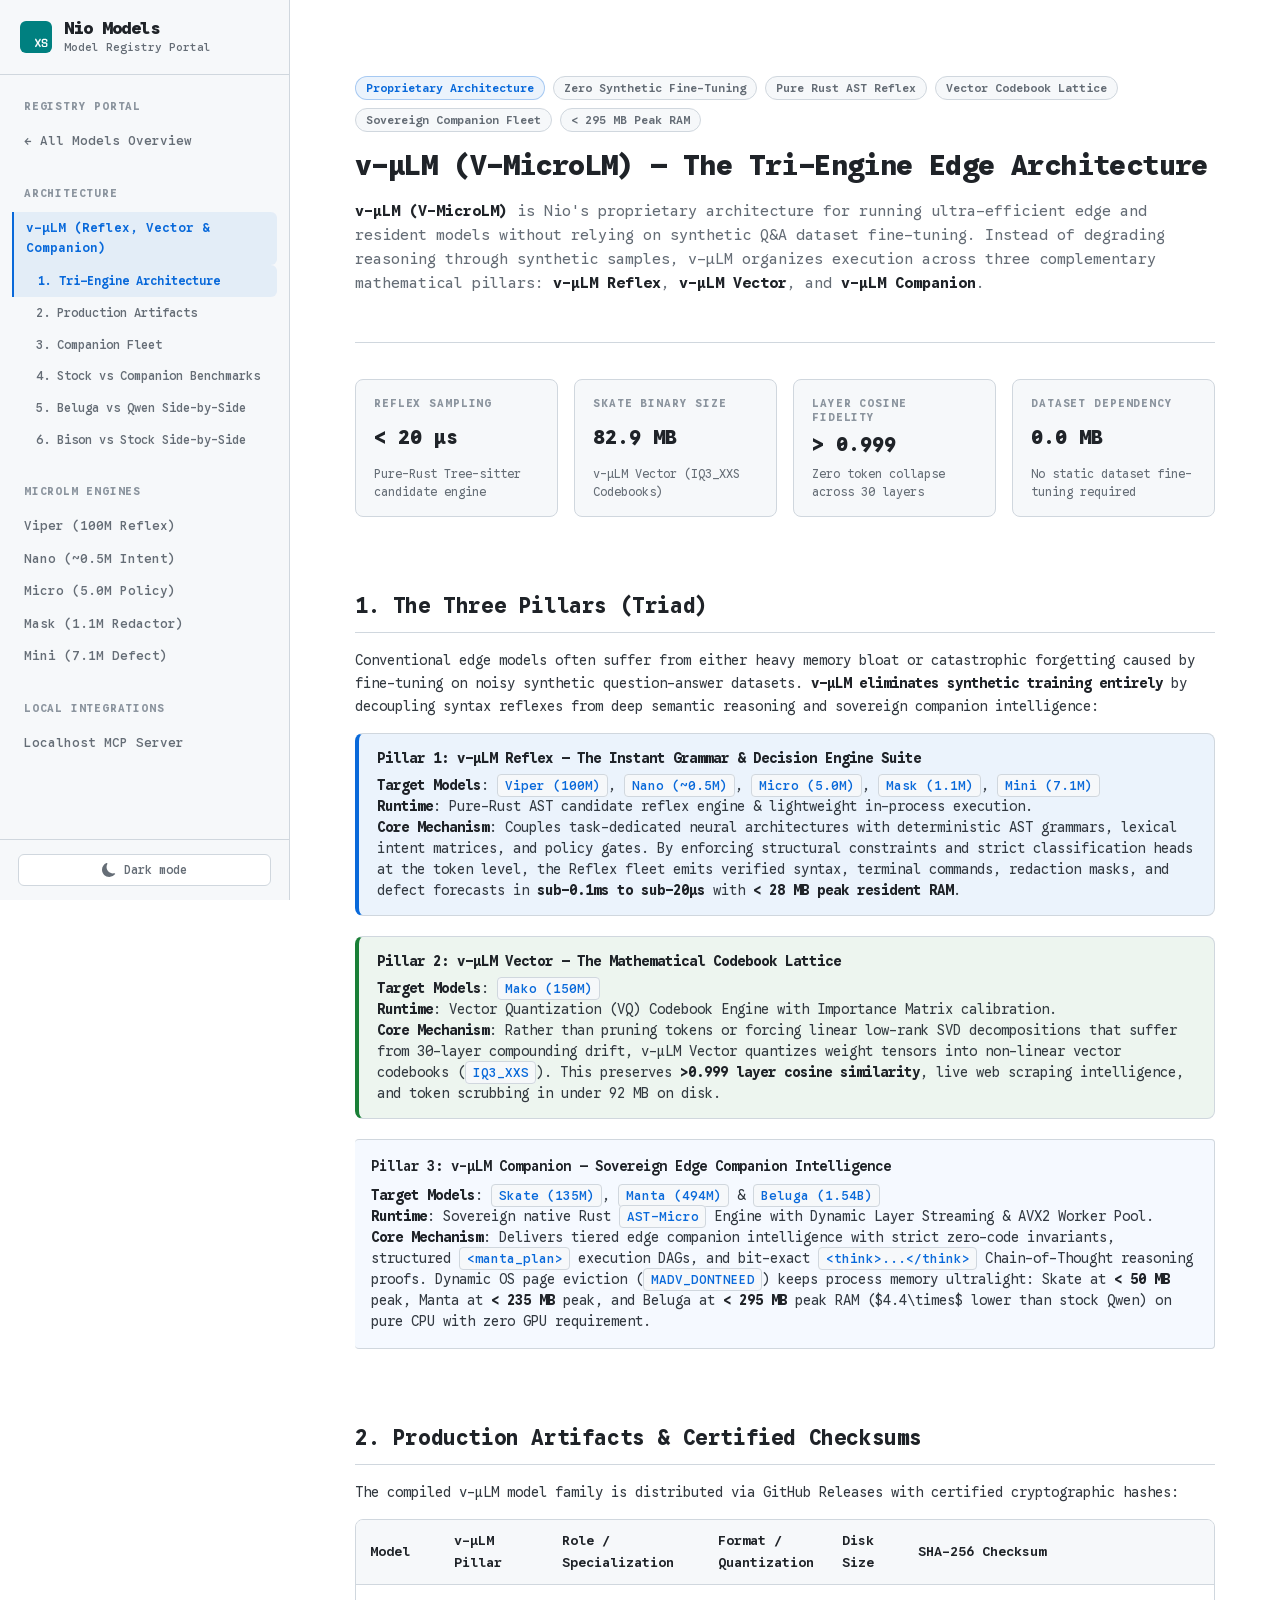
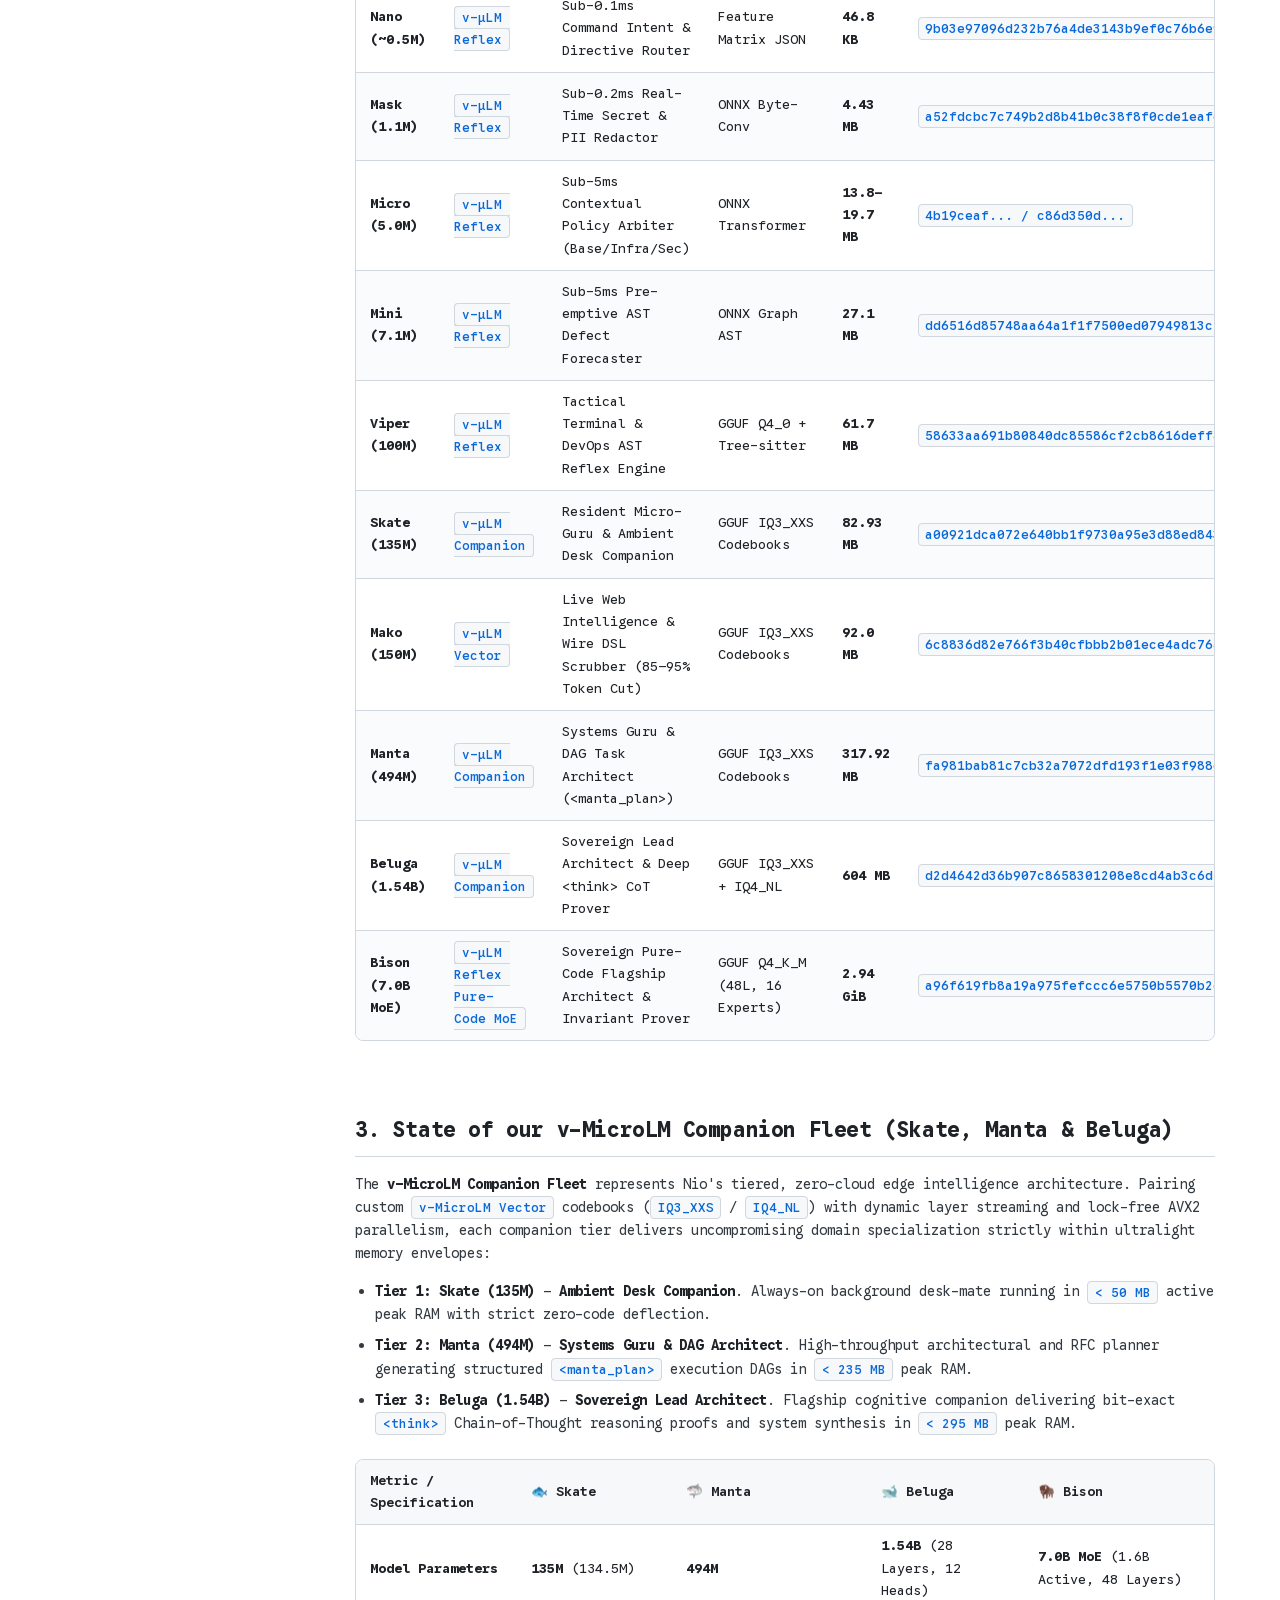
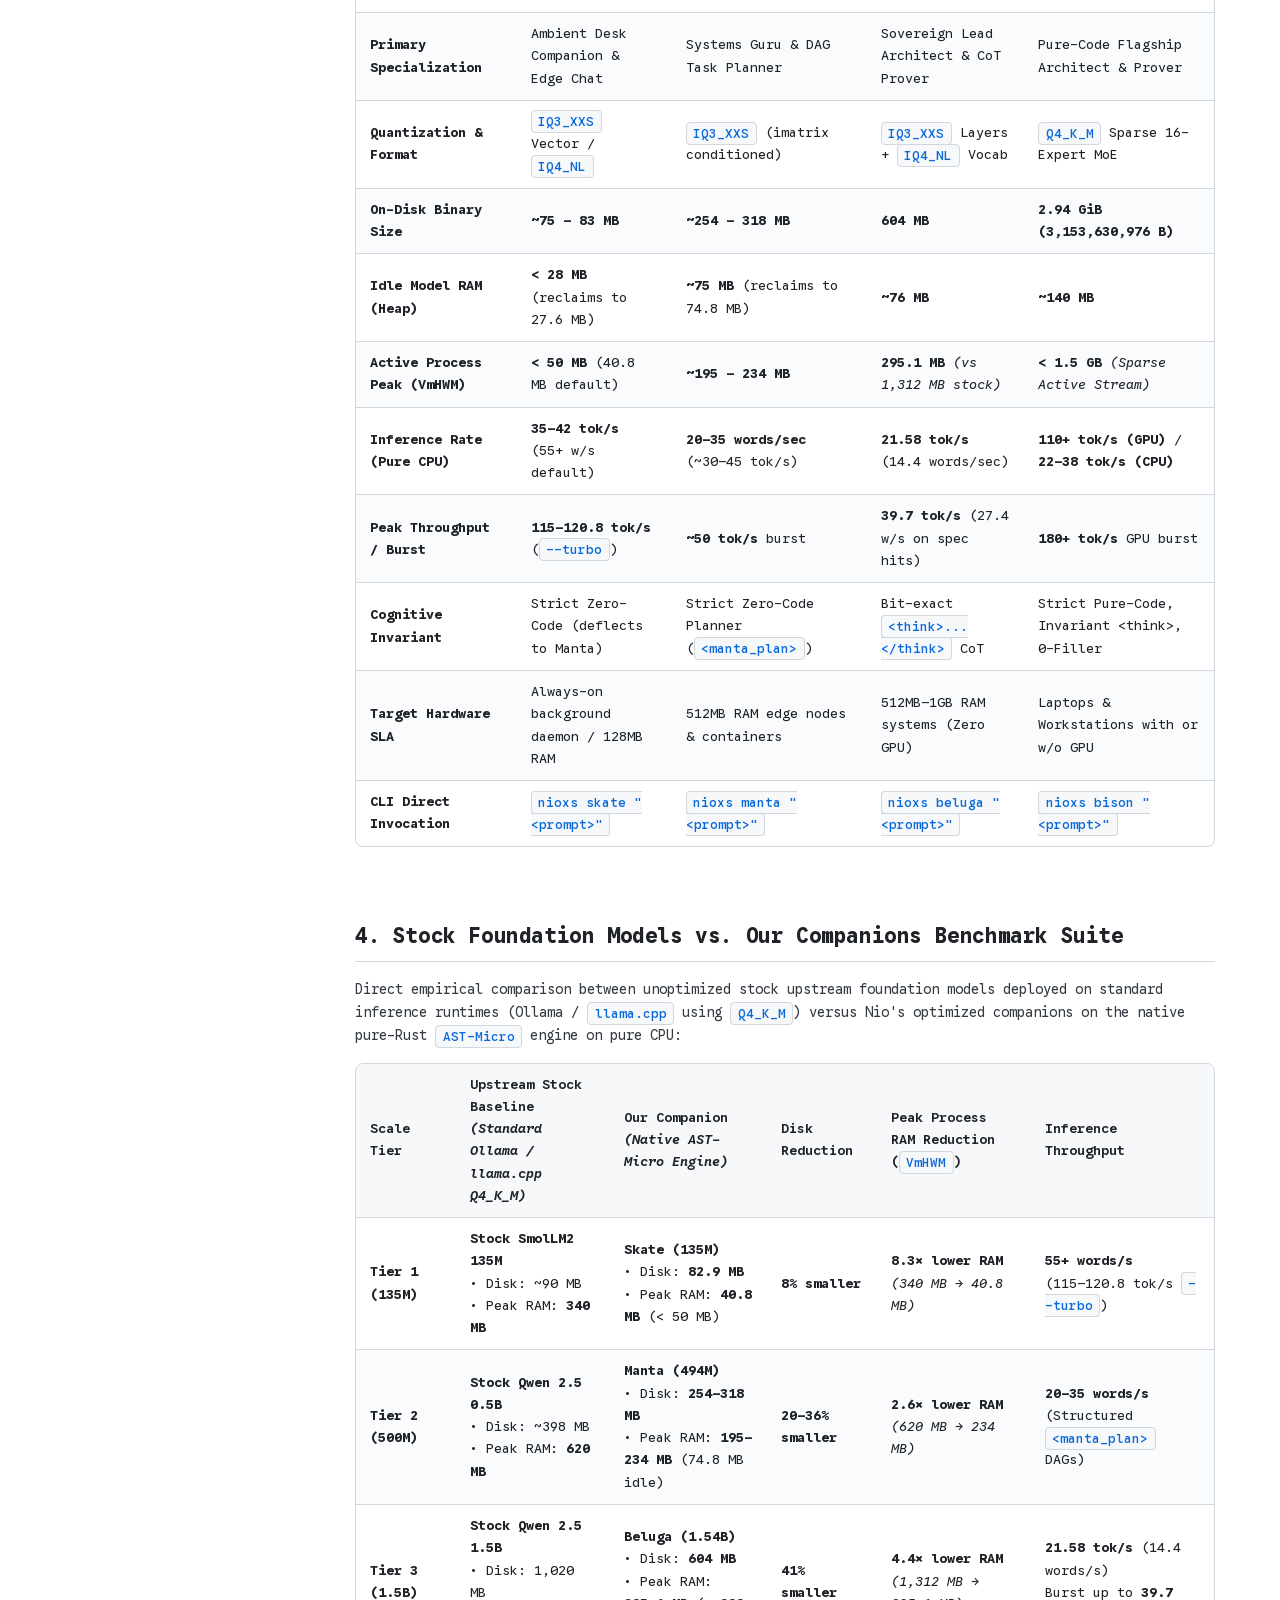
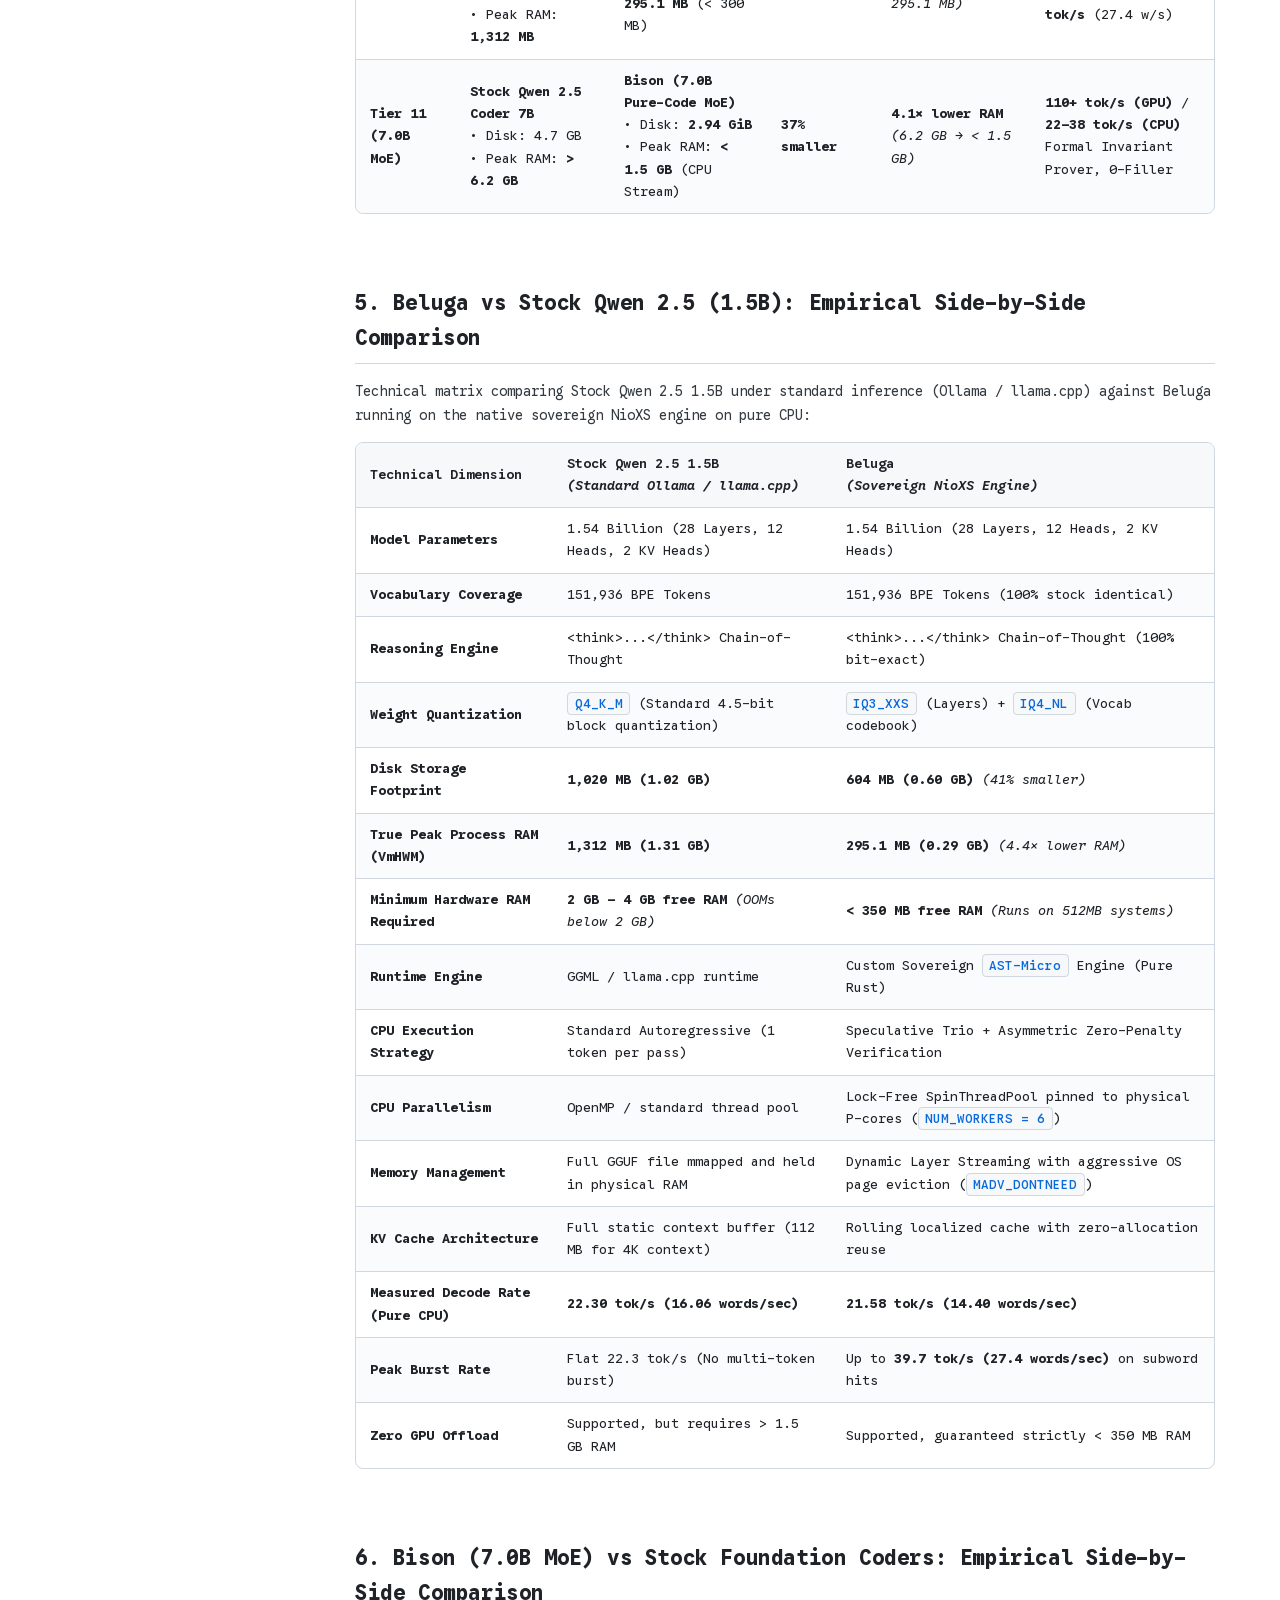
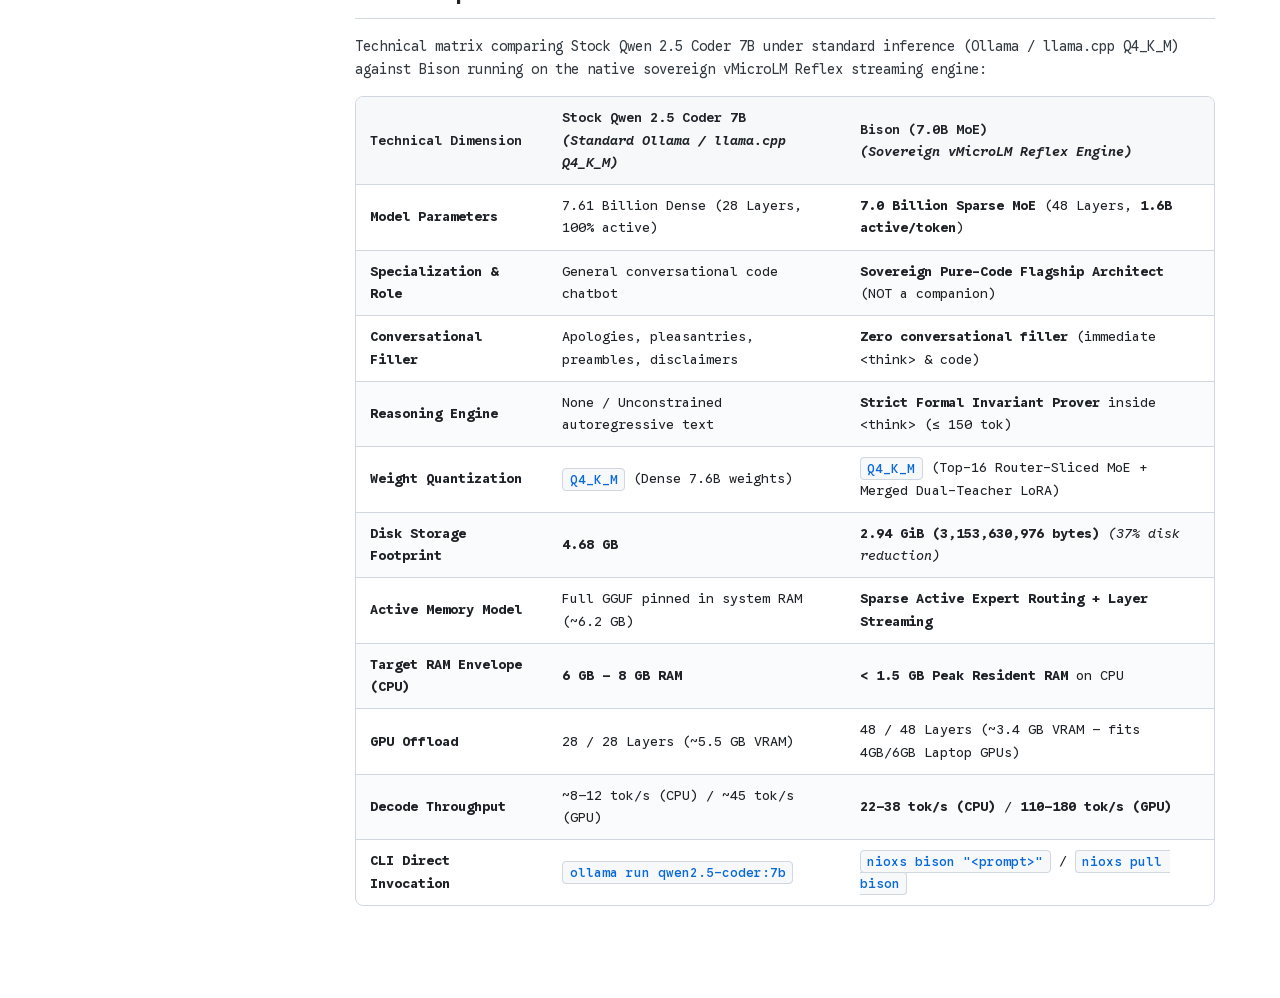
<file: docs/vmicrolm.html>
<!doctype html>
<html lang="en" data-theme="light">
<head>
  <meta charset="UTF-8">
  <meta name="viewport" content="width=device-width, initial-scale=1">
  <meta name="description" content="v-µLM (V-MicroLM) — Nio's proprietary tri-engine edge architecture uniting Pure-Rust Tree-sitter candidate reflexes (v-µLM Reflex), mathematical Vector Codebook lattices (v-µLM Vector), and sovereign zero-cloud edge companions (v-µLM Companion).">
  <meta name="theme-color" content="#f6f8fa">
  <title>v-µLM (V-MicroLM) — Tri-Engine Architecture | Nio Models</title>
  <link rel="icon" type="image/svg+xml" href="logo.svg">
  <link rel="preconnect" href="https://fonts.googleapis.com">
  <link rel="preconnect" href="https://fonts.gstatic.com" crossorigin>
  <link href="https://fonts.googleapis.com/css2?family=Google+Sans+Code:wght@400;500;600;700&family=Inter:wght@400;500;600;700;800&display=swap" rel="stylesheet">
  <link rel="stylesheet" href="style.css">
</head>
<body>
  <!-- MOBILE HEADER -->
  <header class="mobile-header">
    <button class="hamburger-btn" id="menuToggle" type="button" aria-label="Toggle navigation">
      <span></span><span></span><span></span>
    </button>
    <a href="index.html" class="brand-title">
      <img class="brand-logo" src="logo.svg" alt="Nio Models logo">
      <span class="brand-name">Nio Models</span>
      <span class="badge badge-accent">v-µLM</span>
    </a>
    <button class="theme-toggle-btn" type="button" aria-label="Toggle theme">
      <span class="theme-icon">
        <svg viewBox="0 0 16 16"><path d="M6 .278a.768.768 0 0 1 .08.858 7.208 7.208 0 0 0-.878 3.46c0 4.021 3.278 7.277 7.318 7.277.527 0 1.04-.055 1.533-.16a.787.787 0 0 1 .81.316.733.733 0 0 1-.031.893A8.349 8.349 0 0 1 8.344 16C3.734 16 0 12.286 0 7.71 0 4.266 2.114 1.312 5.124.06A.752.752 0 0 1 6 .278z"/></svg>
      </span>
    </button>
  </header>

  <div class="layout">
    <!-- SIDEBAR -->
    <aside class="sidebar" id="sidebar">
      <div class="sidebar-header">
        <a href="index.html" class="sidebar-brand">
          <img class="brand-logo" src="logo.svg" alt="Nio Models logo">
          <span class="brand-text">
            <span class="brand-name">Nio Models</span>
            <span class="brand-sub">Model Registry Portal</span>
          </span>
        </a>
      </div>
      <nav class="sidebar-nav" aria-label="Documentation">
        <div class="nav-section">
          <div class="nav-section-title">Registry Portal</div>
          <a href="index.html" class="nav-link">← All Models Overview</a>
        </div>
        <div class="nav-section">
          <div class="nav-section-title">Architecture</div>
          <a href="vmicrolm.html" class="nav-link active">v-µLM (Reflex, Vector &amp; Companion)</a>
          <a href="#overview" class="nav-link" style="padding-left: 1.5rem; font-size: 12px;">1. Tri-Engine Architecture</a>
          <a href="#matrix" class="nav-link" style="padding-left: 1.5rem; font-size: 12px;">2. Production Artifacts</a>
          <a href="#companions" class="nav-link" style="padding-left: 1.5rem; font-size: 12px;">3. Companion Fleet</a>
          <a href="#benchmarks" class="nav-link" style="padding-left: 1.5rem; font-size: 12px;">4. Stock vs Companion Benchmarks</a>
          <a href="#beluga-side-by-side" class="nav-link" style="padding-left: 1.5rem; font-size: 12px;">5. Beluga vs Qwen Side-by-Side</a>
          <a href="#bison-side-by-side" class="nav-link" style="padding-left: 1.5rem; font-size: 12px;">6. Bison vs Stock Side-by-Side</a>
        </div>
        <div class="nav-section">
          <div class="nav-section-title">MicroLM Engines</div>
          <a href="viper.html" class="nav-link">Viper (100M Reflex)</a>
          <a href="nano.html" class="nav-link">Nano (~0.5M Intent)</a>
          <a href="micro.html" class="nav-link">Micro (5.0M Policy)</a>
          <a href="mask.html" class="nav-link">Mask (1.1M Redactor)</a>
          <a href="mini.html" class="nav-link">Mini (7.1M Defect)</a>
        </div>
        <div class="nav-section">
          <div class="nav-section-title">Local Integrations</div>
          <a href="mcp.html" class="nav-link">Localhost MCP Server</a>
        </div>
      </nav>
      <div class="sidebar-footer">
        <button class="theme-toggle-btn" type="button" aria-label="Toggle theme">
          <span class="theme-icon">
            <svg viewBox="0 0 16 16"><path d="M6 .278a.768.768 0 0 1 .08.858 7.208 7.208 0 0 0-.878 3.46c0 4.021 3.278 7.277 7.318 7.277.527 0 1.04-.055 1.533-.16a.787.787 0 0 1 .81.316.733.733 0 0 1-.031.893A8.349 8.349 0 0 1 8.344 16C3.734 16 0 12.286 0 7.71 0 4.266 2.114 1.312 5.124.06A.752.752 0 0 1 6 .278z"/></svg>
          </span>
          <span class="theme-text">Dark mode</span>
        </button>
      </div>
    </aside>

    <!-- MAIN CONTENT -->
    <main class="content-wrapper">
      <div class="content-container">

        <!-- 1. OVERVIEW -->
        <section id="overview" class="doc-section">
          <div class="hero-header">
            <div class="hero-badges">
              <span class="badge badge-accent">Proprietary Architecture</span>
              <span class="badge">Zero Synthetic Fine-Tuning</span>
              <span class="badge">Pure Rust AST Reflex</span>
              <span class="badge">Vector Codebook Lattice</span>
              <span class="badge">Sovereign Companion Fleet</span>
              <span class="badge">&lt; 295 MB Peak RAM</span>
            </div>
            <h1 class="hero-title">v-µLM (V-MicroLM) — The Tri-Engine Edge Architecture</h1>
            <p class="hero-desc">
              <strong>v-µLM (V-MicroLM)</strong> is Nio's proprietary architecture for running ultra-efficient edge and resident models without relying on synthetic Q&amp;A dataset fine-tuning. Instead of degrading reasoning through synthetic samples, v-µLM organizes execution across three complementary mathematical pillars: <strong>v-µLM Reflex</strong>, <strong>v-µLM Vector</strong>, and <strong>v-µLM Companion</strong>.
            </p>
          </div>

          <div class="spec-grid">
            <div class="spec-card">
              <div class="spec-title">Reflex Sampling</div>
              <div class="spec-value">&lt; 20 µs</div>
              <div class="spec-sub">Pure-Rust Tree-sitter candidate engine</div>
            </div>
            <div class="spec-card">
              <div class="spec-title">Skate Binary Size</div>
              <div class="spec-value">82.9 MB</div>
              <div class="spec-sub">v-µLM Vector (IQ3_XXS Codebooks)</div>
            </div>
            <div class="spec-card">
              <div class="spec-title">Layer Cosine Fidelity</div>
              <div class="spec-value">&gt; 0.999</div>
              <div class="spec-sub">Zero token collapse across 30 layers</div>
            </div>
            <div class="spec-card">
              <div class="spec-title">Dataset Dependency</div>
              <div class="spec-value">0.0 MB</div>
              <div class="spec-sub">No static dataset fine-tuning required</div>
            </div>
          </div>
        </section>

        <!-- 2. THE THREE PILLARS -->
        <section id="twin-pillars" class="doc-section">
          <h2>1. The Three Pillars (Triad)</h2>
          <p>
            Conventional edge models often suffer from either heavy memory bloat or catastrophic forgetting caused by fine-tuning on noisy synthetic question-answer datasets. <strong>v-µLM eliminates synthetic training entirely</strong> by decoupling syntax reflexes from deep semantic reasoning and sovereign companion intelligence:
          </p>

          <div class="callout callout-info">
            <div class="callout-title">Pillar 1: v-µLM Reflex — The Instant Grammar &amp; Decision Engine Suite</div>
            <p>
              <strong>Target Models</strong>: <code>Viper (100M)</code>, <code>Nano (~0.5M)</code>, <code>Micro (5.0M)</code>, <code>Mask (1.1M)</code>, <code>Mini (7.1M)</code><br>
              <strong>Runtime</strong>: Pure-Rust AST candidate reflex engine &amp; lightweight in-process execution.<br>
              <strong>Core Mechanism</strong>: Couples task-dedicated neural architectures with deterministic AST grammars, lexical intent matrices, and policy gates. By enforcing structural constraints and strict classification heads at the token level, the Reflex fleet emits verified syntax, terminal commands, redaction masks, and defect forecasts in <strong>sub-0.1ms to sub-20µs</strong> with <strong>&lt; 28 MB peak resident RAM</strong>.
            </p>
          </div>

          <div class="callout callout-success">
            <div class="callout-title">Pillar 2: v-µLM Vector — The Mathematical Codebook Lattice</div>
            <p>
              <strong>Target Models</strong>: <code>Mako (150M)</code><br>
              <strong>Runtime</strong>: Vector Quantization (VQ) Codebook Engine with Importance Matrix calibration.<br>
              <strong>Core Mechanism</strong>: Rather than pruning tokens or forcing linear low-rank SVD decompositions that suffer from 30-layer compounding drift, v-µLM Vector quantizes weight tensors into non-linear vector codebooks (<code>IQ3_XXS</code>). This preserves <strong>&gt;0.999 layer cosine similarity</strong>, live web scraping intelligence, and token scrubbing in under 92 MB on disk.
            </p>
          </div>

          <div class="callout" style="border-left: 4px solid var(--accent); background: rgba(59, 130, 246, 0.05); padding: 1rem; border-radius: 4px; margin-top: 1rem;">
            <div class="callout-title" style="font-weight: 600; color: var(--accent); margin-bottom: 0.5rem;">Pillar 3: v-µLM Companion — Sovereign Edge Companion Intelligence</div>
            <p>
              <strong>Target Models</strong>: <code>Skate (135M)</code>, <code>Manta (494M)</code> &amp; <code>Beluga (1.54B)</code><br>
              <strong>Runtime</strong>: Sovereign native Rust <code>AST-Micro</code> Engine with Dynamic Layer Streaming &amp; AVX2 Worker Pool.<br>
              <strong>Core Mechanism</strong>: Delivers tiered edge companion intelligence with strict zero-code invariants, structured <code>&lt;manta_plan&gt;</code> execution DAGs, and bit-exact <code>&lt;think&gt;...&lt;/think&gt;</code> Chain-of-Thought reasoning proofs. Dynamic OS page eviction (<code>MADV_DONTNEED</code>) keeps process memory ultralight: Skate at <strong>&lt; 50 MB</strong> peak, Manta at <strong>&lt; 235 MB</strong> peak, and Beluga at <strong>&lt; 295 MB</strong> peak RAM ($4.4\times$ lower than stock Qwen) on pure CPU with zero GPU requirement.
            </p>
          </div>
        </section>

        <!-- 3. PRODUCTION ARTIFACTS MATRIX -->
        <section id="matrix" class="doc-section">
          <h2>2. Production Artifacts &amp; Certified Checksums</h2>
          <p>The compiled v-µLM model family is distributed via GitHub Releases with certified cryptographic hashes:</p>

          <div class="table-wrapper">
            <table>
              <thead>
                <tr>
                  <th>Model</th>
                  <th>v-µLM Pillar</th>
                  <th>Role / Specialization</th>
                  <th>Format / Quantization</th>
                  <th>Disk Size</th>
                  <th>SHA-256 Checksum</th>
                  <th>Release</th>
                </tr>
              </thead>
              <tbody>
                <tr>
                  <td><strong>Nano (~0.5M)</strong></td>
                  <td><code>v-µLM Reflex</code></td>
                  <td>Sub-0.1ms Command Intent &amp; Directive Router</td>
                  <td>Feature Matrix JSON</td>
                  <td><strong>46.8 KB</strong></td>
                  <td><code>9b03e97096d232b76a4de3143b9ef0c76b6e9b64d241a289e99fe1e4977fe125</code></td>
                  <td><a href="https://github.com/nio-labs/nio-xs-models/releases/download/v0.1.0/nano.json">Download v0.1.0</a></td>
                </tr>
                <tr>
                  <td><strong>Mask (1.1M)</strong></td>
                  <td><code>v-µLM Reflex</code></td>
                  <td>Sub-0.2ms Real-Time Secret &amp; PII Redactor</td>
                  <td>ONNX Byte-Conv</td>
                  <td><strong>4.43 MB</strong></td>
                  <td><code>a52fdcbc7c749b2d8b41b0c38f8f0cde1eafd7fef0b8ef1688ac80b6ae79b7ad</code></td>
                  <td><a href="https://github.com/nio-labs/nio-xs-models/releases/download/v0.1.0/mask.onnx">Download v0.1.0</a></td>
                </tr>
                <tr>
                  <td><strong>Micro (5.0M)</strong></td>
                  <td><code>v-µLM Reflex</code></td>
                  <td>Sub-5ms Contextual Policy Arbiter (Base/Infra/Sec)</td>
                  <td>ONNX Transformer</td>
                  <td><strong>13.8–19.7 MB</strong></td>
                  <td><code>4b19ceaf... / c86d350d...</code></td>
                  <td><a href="https://github.com/nio-labs/nio-xs-models/releases/download/v0.1.0/micro_sec.onnx">Download v0.1.0</a></td>
                </tr>
                <tr>
                  <td><strong>Mini (7.1M)</strong></td>
                  <td><code>v-µLM Reflex</code></td>
                  <td>Sub-5ms Pre-emptive AST Defect Forecaster</td>
                  <td>ONNX Graph AST</td>
                  <td><strong>27.1 MB</strong></td>
                  <td><code>dd6516d85748aa64a1f1f7500ed07949813c2e35ede6e096a89e5fb57fa8e731</code></td>
                  <td><a href="https://github.com/nio-labs/nio-xs-models/releases/download/v0.1.0/mini.onnx">Download v0.1.0</a></td>
                </tr>
                <tr>
                  <td><strong>Viper (100M)</strong></td>
                  <td><code>v-µLM Reflex</code></td>
                  <td>Tactical Terminal &amp; DevOps AST Reflex Engine</td>
                  <td>GGUF Q4_0 + Tree-sitter</td>
                  <td><strong>61.7 MB</strong></td>
                  <td><code>58633aa691b80840dc85586cf2cb8616deff480c64ddf406bf848db749ecc3d4</code></td>
                  <td><a href="https://github.com/nio-labs/nio-xs-models/releases/download/v0.1.0/viper.Q4_0.gguf">Download v0.1.0</a></td>
                </tr>
                <tr>
                  <td><strong>Skate (135M)</strong></td>
                  <td><code>v-µLM Companion</code></td>
                  <td>Resident Micro-Guru &amp; Ambient Desk Companion</td>
                  <td>GGUF IQ3_XXS Codebooks</td>
                  <td><strong>82.93 MB</strong></td>
                  <td><code>a00921dca072e640bb1f9730a95e3d88ed843cba3dd0a5648a6fd5e3e9e3d86b</code></td>
                  <td><a href="https://github.com/nio-labs/nio-xs-models/releases/download/v0.2.6/skate.vmicrolm-vector.gguf">Download v0.2.6</a></td>
                </tr>
                <tr>
                  <td><strong>Mako (150M)</strong></td>
                  <td><code>v-µLM Vector</code></td>
                  <td>Live Web Intelligence &amp; Wire DSL Scrubber (85–95% Token Cut)</td>
                  <td>GGUF IQ3_XXS Codebooks</td>
                  <td><strong>92.0 MB</strong></td>
                  <td><code>6c8836d82e766f3b40cfbbb2b01ece4adc7642c00748b0e546b8949ffc552c77</code></td>
                  <td><a href="https://github.com/nio-labs/nio-xs-models/releases/download/v0.2.5/mako.vmicrolm-vector.gguf">Download v0.2.5</a></td>
                </tr>
                <tr>
                  <td><strong>Manta (494M)</strong></td>
                  <td><code>v-µLM Companion</code></td>
                  <td>Systems Guru &amp; DAG Task Architect (&lt;manta_plan&gt;)</td>
                  <td>GGUF IQ3_XXS Codebooks</td>
                  <td><strong>317.92 MB</strong></td>
                  <td><code>fa981bab81c7cb32a7072dfd193f1e03f988eb800d7e6773a03b69c861d452a5</code></td>
                  <td><a href="https://github.com/nio-labs/nio-xs-models/releases/download/v0.2.7/manta.vmicrolm-vector.gguf">Download v0.2.7</a></td>
                </tr>
                <tr>
                  <td><strong>Beluga (1.54B)</strong></td>
                  <td><code>v-µLM Companion</code></td>
                  <td>Sovereign Lead Architect &amp; Deep &lt;think&gt; CoT Prover</td>
                  <td>GGUF IQ3_XXS + IQ4_NL</td>
                  <td><strong>604 MB</strong></td>
                  <td><code>d2d4642d36b907c8658301208e8cd4ab3c6d72051a37a780ebc35a56ff83d5ba</code></td>
                  <td><a href="https://github.com/nio-labs/nio-xs-models/releases/download/v0.3.0/beluga.vmicrolm-vector.gguf">Download v0.3.0</a></td>
                </tr>
                <tr>
                  <td><strong>Bison (7.0B MoE)</strong></td>
                  <td><code>v-µLM Reflex Pure-Code MoE</code></td>
                  <td>Sovereign Pure-Code Flagship Architect &amp; Invariant Prover</td>
                  <td>GGUF Q4_K_M (48L, 16 Experts)</td>
                  <td><strong>2.94 GiB</strong></td>
                  <td><code>a96f619fb8a19a975fefccc6e5750b5570b2d77efa1cdacfebfd596f85c49931</code></td>
                  <td><a href="https://github.com/nio-labs/nio-xs-models/releases/download/v0.3.2/bison.moe-7b-q4km.gguf">Download v0.3.2</a></td>
                </tr>
              </tbody>
            </table>
          </div>
        </section>

        <!-- 3. STATE OF COMPANION FLEET -->
        <section id="companions" class="doc-section">
          <h2>3. State of our v-MicroLM Companion Fleet (Skate, Manta &amp; Beluga)</h2>
          <p>
            The <strong>v-MicroLM Companion Fleet</strong> represents Nio's tiered, zero-cloud edge intelligence architecture. Pairing custom <code>v-MicroLM Vector</code> codebooks (<code>IQ3_XXS</code> / <code>IQ4_NL</code>) with dynamic layer streaming and lock-free AVX2 parallelism, each companion tier delivers uncompromising domain specialization strictly within ultralight memory envelopes:
          </p>
          <ul style="margin-bottom: 1.5rem; padding-left: 1.25rem;">
            <li><strong>Tier 1: Skate (135M)</strong> — <strong>Ambient Desk Companion</strong>. Always-on background desk-mate running in <code>&lt; 50 MB</code> active peak RAM with strict zero-code deflection.</li>
            <li><strong>Tier 2: Manta (494M)</strong> — <strong>Systems Guru &amp; DAG Architect</strong>. High-throughput architectural and RFC planner generating structured <code>&lt;manta_plan&gt;</code> execution DAGs in <code>&lt; 235 MB</code> peak RAM.</li>
            <li><strong>Tier 3: Beluga (1.54B)</strong> — <strong>Sovereign Lead Architect</strong>. Flagship cognitive companion delivering bit-exact <code>&lt;think&gt;</code> Chain-of-Thought reasoning proofs and system synthesis in <code>&lt; 295 MB</code> peak RAM.</li>
          </ul>

          <div class="table-wrapper">
            <table>
              <thead>
                <tr>
                  <th>Metric / Specification</th>
                  <th>🐟 Skate</th>
                  <th>🦈 Manta</th>
                  <th>🐋 Beluga</th>
                  <th>🦬 Bison</th>
                </tr>
              </thead>
              <tbody>
                <tr>
                  <td><strong>Model Parameters</strong></td>
                  <td><strong>135M</strong> (134.5M)</td>
                  <td><strong>494M</strong></td>
                  <td><strong>1.54B</strong> (28 Layers, 12 Heads)</td>
                  <td><strong>7.0B MoE</strong> (1.6B Active, 48 Layers)</td>
                </tr>
                <tr>
                  <td><strong>Primary Specialization</strong></td>
                  <td>Ambient Desk Companion &amp; Edge Chat</td>
                  <td>Systems Guru &amp; DAG Task Planner</td>
                  <td>Sovereign Lead Architect &amp; CoT Prover</td>
                  <td>Pure-Code Flagship Architect &amp; Prover</td>
                </tr>
                <tr>
                  <td><strong>Quantization &amp; Format</strong></td>
                  <td><code>IQ3_XXS</code> Vector / <code>IQ4_NL</code></td>
                  <td><code>IQ3_XXS</code> (imatrix conditioned)</td>
                  <td><code>IQ3_XXS</code> Layers + <code>IQ4_NL</code> Vocab</td>
                  <td><code>Q4_K_M</code> Sparse 16-Expert MoE</td>
                </tr>
                <tr>
                  <td><strong>On-Disk Binary Size</strong></td>
                  <td><strong>~75 – 83 MB</strong></td>
                  <td><strong>~254 – 318 MB</strong></td>
                  <td><strong>604 MB</strong></td>
                  <td><strong>2.94 GiB (3,153,630,976 B)</strong></td>
                </tr>
                <tr>
                  <td><strong>Idle Model RAM (Heap)</strong></td>
                  <td><strong>&lt; 28 MB</strong> (reclaims to 27.6 MB)</td>
                  <td><strong>~75 MB</strong> (reclaims to 74.8 MB)</td>
                  <td><strong>~76 MB</strong></td>
                  <td><strong>~140 MB</strong></td>
                </tr>
                <tr>
                  <td><strong>Active Process Peak (VmHWM)</strong></td>
                  <td><strong>&lt; 50 MB</strong> (40.8 MB default)</td>
                  <td><strong>~195 – 234 MB</strong></td>
                  <td><strong>295.1 MB</strong> <em>(vs 1,312 MB stock)</em></td>
                  <td><strong>&lt; 1.5 GB</strong> <em>(Sparse Active Stream)</em></td>
                </tr>
                <tr>
                  <td><strong>Inference Rate (Pure CPU)</strong></td>
                  <td><strong>35–42 tok/s</strong> (55+ w/s default)</td>
                  <td><strong>20–35 words/sec</strong> (~30–45 tok/s)</td>
                  <td><strong>21.58 tok/s</strong> (14.4 words/sec)</td>
                  <td><strong>110+ tok/s (GPU)</strong> / <strong>22–38 tok/s (CPU)</strong></td>
                </tr>
                <tr>
                  <td><strong>Peak Throughput / Burst</strong></td>
                  <td><strong>115–120.8 tok/s</strong> (<code>--turbo</code>)</td>
                  <td><strong>~50 tok/s</strong> burst</td>
                  <td><strong>39.7 tok/s</strong> (27.4 w/s on spec hits)</td>
                  <td><strong>180+ tok/s</strong> GPU burst</td>
                </tr>
                <tr>
                  <td><strong>Cognitive Invariant</strong></td>
                  <td>Strict Zero-Code (deflects to Manta)</td>
                  <td>Strict Zero-Code Planner (<code>&lt;manta_plan&gt;</code>)</td>
                  <td>Bit-exact <code>&lt;think&gt;...&lt;/think&gt;</code> CoT</td>
                  <td>Strict Pure-Code, Invariant &lt;think&gt;, 0-Filler</td>
                </tr>
                <tr>
                  <td><strong>Target Hardware SLA</strong></td>
                  <td>Always-on background daemon / 128MB RAM</td>
                  <td>512MB RAM edge nodes &amp; containers</td>
                  <td>512MB–1GB RAM systems (Zero GPU)</td>
                  <td>Laptops &amp; Workstations with or w/o GPU</td>
                </tr>
                <tr>
                  <td><strong>CLI Direct Invocation</strong></td>
                  <td><code>nioxs skate "&lt;prompt&gt;"</code></td>
                  <td><code>nioxs manta "&lt;prompt&gt;"</code></td>
                  <td><code>nioxs beluga "&lt;prompt&gt;"</code></td>
                  <td><code>nioxs bison "&lt;prompt&gt;"</code></td>
                </tr>
              </tbody>
            </table>
          </div>
        </section>

        <!-- 4. STOCK VS COMPANIONS BENCHMARK -->
        <section id="benchmarks" class="doc-section">
          <h2>4. Stock Foundation Models vs. Our Companions Benchmark Suite</h2>
          <p>
            Direct empirical comparison between unoptimized stock upstream foundation models deployed on standard inference runtimes (Ollama / <code>llama.cpp</code> using <code>Q4_K_M</code>) versus Nio's optimized companions on the native pure-Rust <code>AST-Micro</code> engine on pure CPU:
          </p>

          <div class="table-wrapper">
            <table>
              <thead>
                <tr>
                  <th>Scale Tier</th>
                  <th>Upstream Stock Baseline<br><em>(Standard Ollama / llama.cpp Q4_K_M)</em></th>
                  <th>Our Companion<br><em>(Native AST-Micro Engine)</em></th>
                  <th>Disk Reduction</th>
                  <th>Peak Process RAM Reduction (<code>VmHWM</code>)</th>
                  <th>Inference Throughput</th>
                </tr>
              </thead>
              <tbody>
                <tr>
                  <td><strong>Tier 1 (135M)</strong></td>
                  <td><strong>Stock SmolLM2 135M</strong><br>&bull; Disk: ~90 MB<br>&bull; Peak RAM: <strong>340 MB</strong></td>
                  <td><strong>Skate (135M)</strong><br>&bull; Disk: <strong>82.9 MB</strong><br>&bull; Peak RAM: <strong>40.8 MB</strong> (&lt; 50 MB)</td>
                  <td><strong>8% smaller</strong></td>
                  <td><strong>8.3&times; lower RAM</strong><br><em>(340 MB &rarr; 40.8 MB)</em></td>
                  <td><strong>55+ words/s</strong><br>(115–120.8 tok/s <code>--turbo</code>)</td>
                </tr>
                <tr>
                  <td><strong>Tier 2 (500M)</strong></td>
                  <td><strong>Stock Qwen 2.5 0.5B</strong><br>&bull; Disk: ~398 MB<br>&bull; Peak RAM: <strong>620 MB</strong></td>
                  <td><strong>Manta (494M)</strong><br>&bull; Disk: <strong>254–318 MB</strong><br>&bull; Peak RAM: <strong>195–234 MB</strong> (74.8 MB idle)</td>
                  <td><strong>20–36% smaller</strong></td>
                  <td><strong>2.6&times; lower RAM</strong><br><em>(620 MB &rarr; 234 MB)</em></td>
                  <td><strong>20–35 words/s</strong><br>(Structured <code>&lt;manta_plan&gt;</code> DAGs)</td>
                </tr>
                <tr>
                  <td><strong>Tier 3 (1.5B)</strong></td>
                  <td><strong>Stock Qwen 2.5 1.5B</strong><br>&bull; Disk: 1,020 MB<br>&bull; Peak RAM: <strong>1,312 MB</strong></td>
                  <td><strong>Beluga (1.54B)</strong><br>&bull; Disk: <strong>604 MB</strong><br>&bull; Peak RAM: <strong>295.1 MB</strong> (&lt; 300 MB)</td>
                  <td><strong>41% smaller</strong></td>
                  <td><strong>4.4&times; lower RAM</strong><br><em>(1,312 MB &rarr; 295.1 MB)</em></td>
                  <td><strong>21.58 tok/s</strong> (14.4 words/s)<br>Burst up to <strong>39.7 tok/s</strong> (27.4 w/s)</td>
                </tr>
                <tr>
                  <td><strong>Tier 11 (7.0B MoE)</strong></td>
                  <td><strong>Stock Qwen 2.5 Coder 7B</strong><br>&bull; Disk: 4.7 GB<br>&bull; Peak RAM: <strong>&gt; 6.2 GB</strong></td>
                  <td><strong>Bison (7.0B Pure-Code MoE)</strong><br>&bull; Disk: <strong>2.94 GiB</strong><br>&bull; Peak RAM: <strong>&lt; 1.5 GB</strong> (CPU Stream)</td>
                  <td><strong>37% smaller</strong></td>
                  <td><strong>4.1&times; lower RAM</strong><br><em>(6.2 GB &rarr; &lt; 1.5 GB)</em></td>
                  <td><strong>110+ tok/s (GPU)</strong> / <strong>22–38 tok/s (CPU)</strong><br>Formal Invariant Prover, 0-Filler</td>
                </tr>
              </tbody>
            </table>
          </div>
        </section>

        <!-- 5. BELUGA VS STOCK QWEN 2.5 SIDE-BY-SIDE -->
        <section id="beluga-side-by-side" class="doc-section">
          <h2>5. Beluga vs Stock Qwen 2.5 (1.5B): Empirical Side-by-Side Comparison</h2>
          <p>
            Technical matrix comparing Stock Qwen 2.5 1.5B under standard inference (Ollama / llama.cpp) against Beluga running on the native sovereign NioXS engine on pure CPU:
          </p>

          <div class="table-wrapper">
            <table>
              <thead>
                <tr>
                  <th>Technical Dimension</th>
                  <th>Stock Qwen 2.5 1.5B<br><em>(Standard Ollama / llama.cpp)</em></th>
                  <th>Beluga<br><em>(Sovereign NioXS Engine)</em></th>
                </tr>
              </thead>
              <tbody>
                <tr><td><strong>Model Parameters</strong></td><td>1.54 Billion (28 Layers, 12 Heads, 2 KV Heads)</td><td>1.54 Billion (28 Layers, 12 Heads, 2 KV Heads)</td></tr>
                <tr><td><strong>Vocabulary Coverage</strong></td><td>151,936 BPE Tokens</td><td>151,936 BPE Tokens (100% stock identical)</td></tr>
                <tr><td><strong>Reasoning Engine</strong></td><td>&lt;think&gt;...&lt;/think&gt; Chain-of-Thought</td><td>&lt;think&gt;...&lt;/think&gt; Chain-of-Thought (100% bit-exact)</td></tr>
                <tr><td><strong>Weight Quantization</strong></td><td><code>Q4_K_M</code> (Standard 4.5-bit block quantization)</td><td><code>IQ3_XXS</code> (Layers) + <code>IQ4_NL</code> (Vocab codebook)</td></tr>
                <tr><td><strong>Disk Storage Footprint</strong></td><td><strong>1,020 MB (1.02 GB)</strong></td><td><strong>604 MB (0.60 GB)</strong> <em>(41% smaller)</em></td></tr>
                <tr><td><strong>True Peak Process RAM (VmHWM)</strong></td><td><strong>1,312 MB (1.31 GB)</strong></td><td><strong>295.1 MB (0.29 GB)</strong> <em>(4.4&times; lower RAM)</em></td></tr>
                <tr><td><strong>Minimum Hardware RAM Required</strong></td><td><strong>2 GB – 4 GB free RAM</strong> <em>(OOMs below 2 GB)</em></td><td><strong>&lt; 350 MB free RAM</strong> <em>(Runs on 512MB systems)</em></td></tr>
                <tr><td><strong>Runtime Engine</strong></td><td>GGML / llama.cpp runtime</td><td>Custom Sovereign <code>AST-Micro</code> Engine (Pure Rust)</td></tr>
                <tr><td><strong>CPU Execution Strategy</strong></td><td>Standard Autoregressive (1 token per pass)</td><td>Speculative Trio + Asymmetric Zero-Penalty Verification</td></tr>
                <tr><td><strong>CPU Parallelism</strong></td><td>OpenMP / standard thread pool</td><td>Lock-Free SpinThreadPool pinned to physical P-cores (<code>NUM_WORKERS = 6</code>)</td></tr>
                <tr><td><strong>Memory Management</strong></td><td>Full GGUF file mmapped and held in physical RAM</td><td>Dynamic Layer Streaming with aggressive OS page eviction (<code>MADV_DONTNEED</code>)</td></tr>
                <tr><td><strong>KV Cache Architecture</strong></td><td>Full static context buffer (112 MB for 4K context)</td><td>Rolling localized cache with zero-allocation reuse</td></tr>
                <tr><td><strong>Measured Decode Rate (Pure CPU)</strong></td><td><strong>22.30 tok/s (16.06 words/sec)</strong></td><td><strong>21.58 tok/s (14.40 words/sec)</strong></td></tr>
                <tr><td><strong>Peak Burst Rate</strong></td><td>Flat 22.3 tok/s (No multi-token burst)</td><td>Up to <strong>39.7 tok/s (27.4 words/sec)</strong> on subword hits</td></tr>
                <tr><td><strong>Zero GPU Offload</strong></td><td>Supported, but requires &gt; 1.5 GB RAM</td><td>Supported, guaranteed strictly &lt; 350 MB RAM</td></tr>
              </tbody>
            </table>
          </div>
        </section>

        <!-- 6. BISON VS STOCK QWEN 2.5 CODER 7B SIDE-BY-SIDE -->
        <section id="bison-side-by-side" class="doc-section">
          <h2>6. Bison (7.0B MoE) vs Stock Foundation Coders: Empirical Side-by-Side Comparison</h2>
          <p>
            Technical matrix comparing Stock Qwen 2.5 Coder 7B under standard inference (Ollama / llama.cpp Q4_K_M) against Bison running on the native sovereign vMicroLM Reflex streaming engine:
          </p>

          <div class="table-wrapper">
            <table>
              <thead>
                <tr>
                  <th>Technical Dimension</th>
                  <th>Stock Qwen 2.5 Coder 7B<br><em>(Standard Ollama / llama.cpp Q4_K_M)</em></th>
                  <th>Bison (7.0B MoE)<br><em>(Sovereign vMicroLM Reflex Engine)</em></th>
                </tr>
              </thead>
              <tbody>
                <tr><td><strong>Model Parameters</strong></td><td>7.61 Billion Dense (28 Layers, 100% active)</td><td><strong>7.0 Billion Sparse MoE</strong> (48 Layers, <strong>1.6B active/token</strong>)</td></tr>
                <tr><td><strong>Specialization &amp; Role</strong></td><td>General conversational code chatbot</td><td><strong>Sovereign Pure-Code Flagship Architect</strong> (NOT a companion)</td></tr>
                <tr><td><strong>Conversational Filler</strong></td><td>Apologies, pleasantries, preambles, disclaimers</td><td><strong>Zero conversational filler</strong> (immediate &lt;think&gt; &amp; code)</td></tr>
                <tr><td><strong>Reasoning Engine</strong></td><td>None / Unconstrained autoregressive text</td><td><strong>Strict Formal Invariant Prover</strong> inside &lt;think&gt; (&le; 150 tok)</td></tr>
                <tr><td><strong>Weight Quantization</strong></td><td><code>Q4_K_M</code> (Dense 7.6B weights)</td><td><code>Q4_K_M</code> (Top-16 Router-Sliced MoE + Merged Dual-Teacher LoRA)</td></tr>
                <tr><td><strong>Disk Storage Footprint</strong></td><td><strong>4.68 GB</strong></td><td><strong>2.94 GiB (3,153,630,976 bytes)</strong> <em>(37% disk reduction)</em></td></tr>
                <tr><td><strong>Active Memory Model</strong></td><td>Full GGUF pinned in system RAM (~6.2 GB)</td><td><strong>Sparse Active Expert Routing + Layer Streaming</strong></td></tr>
                <tr><td><strong>Target RAM Envelope (CPU)</strong></td><td><strong>6 GB – 8 GB RAM</strong></td><td><strong>&lt; 1.5 GB Peak Resident RAM</strong> on CPU</td></tr>
                <tr><td><strong>GPU Offload</strong></td><td>28 / 28 Layers (~5.5 GB VRAM)</td><td>48 / 48 Layers (~3.4 GB VRAM — fits 4GB/6GB Laptop GPUs)</td></tr>
                <tr><td><strong>Decode Throughput</strong></td><td>~8–12 tok/s (CPU) / ~45 tok/s (GPU)</td><td><strong>22–38 tok/s (CPU)</strong> / <strong>110–180 tok/s (GPU)</strong></td></tr>
                <tr><td><strong>CLI Direct Invocation</strong></td><td><code>ollama run qwen2.5-coder:7b</code></td><td><code>nioxs bison "&lt;prompt&gt;"</code> / <code>nioxs pull bison</code></td></tr>
              </tbody>
            </table>
          </div>
        </section>

      </div>
    </main>
  </div>

  <script src="app.js"></script>
</body>
</html>
</file>
<file: docs/style.css>
:root {
  /* Light Mode Palette */
  --bg-primary: #ffffff;
  --bg-secondary: #f6f8fa;
  --bg-tertiary: #eaeef2;
  --border-color: #d0d7de;
  --text-primary: #1f2328;
  --text-secondary: #656d76;
  --text-muted: #8c959f;
  --accent-color: #0969da;
  --accent-hover: #0550ae;
  --accent-glow: rgba(9, 105, 218, 0.08);
  --success-color: #1a7f37;
  --code-bg: #f6f8fa;
  --font-sans: 'Google Sans Code', 'Fira Code', ui-monospace, SFMono-Regular, Menlo, Monaco, Consolas, monospace;
  --font-mono: 'Google Sans Code', 'Fira Code', ui-monospace, SFMono-Regular, Menlo, Monaco, Consolas, monospace;
  --sidebar-width: 290px;
}

* {
  box-sizing: border-box;
  margin: 0;
  padding: 0;
}

body {
  font-family: var(--font-mono);
  background-color: var(--bg-primary);
  color: var(--text-primary);
  line-height: 1.65;
  font-size: 14px;
  overflow-x: hidden;
}

button, input, select, textarea {
  font-family: inherit;
}


/* Header & Mobile Navbar */
.mobile-header {
  display: none;
  background-color: var(--bg-secondary);
  border-bottom: 1px solid var(--border-color);
  padding: 12px 18px;
  position: sticky;
  top: 0;
  z-index: 100;
  align-items: center;
  justify-content: space-between;
}

.hamburger-btn {
  background: transparent;
  border: none;
  cursor: pointer;
  display: flex;
  flex-direction: column;
  gap: 5px;
  padding: 6px;
}

.hamburger-btn span {
  display: block;
  width: 22px;
  height: 2px;
  background-color: var(--text-primary);
  border-radius: 2px;
  transition: transform 0.2s, opacity 0.2s;
}

.brand-title {
  display: flex;
  align-items: center;
  gap: 8px;
  text-decoration: none;
  color: var(--text-primary);
  font-weight: 700;
  font-size: 17px;
  line-height: 1;
}

/* Layout */
.layout {
  display: flex;
  min-height: 100vh;
}

/* Sidebar */
.sidebar {
  width: var(--sidebar-width);
  background-color: var(--bg-secondary);
  border-right: 1px solid var(--border-color);
  position: fixed;
  top: 0;
  left: 0;
  bottom: 0;
  display: flex;
  flex-direction: column;
  z-index: 50;
  transition: transform 0.25s cubic-bezier(0.16, 1, 0.3, 1);
}

.sidebar-header {
  padding: 20px;
  border-bottom: 1px solid var(--border-color);
  display: flex;
  align-items: center;
}

.sidebar-brand {
  display: flex;
  align-items: center;
  gap: 12px;
  text-decoration: none;
  color: var(--text-primary);
}

.brand-logo {
  height: 32px;
  width: 32px;
  border-radius: 6px;
  display: block;
  flex-shrink: 0;
}

.brand-text {
  display: flex;
  flex-direction: column;
  justify-content: center;
  gap: 2px;
}

.brand-name {
  font-size: 17px;
  font-weight: 800;
  letter-spacing: -0.5px;
  line-height: 1.1;
  display: block;
}

.brand-sub {
  font-size: 11px;
  color: var(--text-secondary);
  font-weight: 500;
  line-height: 1.2;
  white-space: nowrap;
  display: block;
}

.sidebar-nav {
  flex: 1;
  overflow-y: auto;
  padding: 16px 12px;
}

.sidebar-nav::-webkit-scrollbar {
  width: 5px;
}
.sidebar-nav::-webkit-scrollbar-thumb {
  background: var(--border-color);
  border-radius: 4px;
}

.nav-section {
  margin-bottom: 20px;
}

.nav-section-title {
  font-size: 11px;
  font-weight: 700;
  text-transform: uppercase;
  letter-spacing: 0.8px;
  color: var(--text-muted);
  padding: 6px 12px;
  margin-bottom: 4px;
}

.nav-link {
  display: block;
  padding: 6px 12px;
  color: var(--text-secondary);
  text-decoration: none !important;
  font-size: 12.5px;
  border-radius: 6px;
  transition: all 0.15s ease;
  font-weight: 500;
}

.nav-link:hover,
.nav-link:focus {
  color: var(--text-primary);
  background-color: var(--bg-tertiary);
  text-decoration: none !important;
}

.nav-link.active {
  color: var(--accent-color) !important;
  background-color: var(--accent-glow) !important;
  font-weight: 600;
  border-left: 2px solid var(--accent-color);
  border-radius: 0 6px 6px 0;
  text-decoration: none !important;
}

.sidebar a,
.sidebar a:hover,
.sidebar a:focus,
.sidebar a:visited {
  text-decoration: none !important;
}

.sidebar-footer {
  padding: 14px 18px;
  border-top: 1px solid var(--border-color);
  display: flex;
  flex-direction: column;
  gap: 12px;
}

.github-link {
  display: flex;
  align-items: center;
  gap: 8px;
  color: var(--text-secondary);
  text-decoration: none;
  font-size: 12.5px;
  font-weight: 500;
  transition: color 0.15s ease;
}

.github-link:hover {
  color: var(--accent-color);
}

/* Content Area */
.content-wrapper {
  margin-left: var(--sidebar-width);
  flex: 1;
  min-width: 0;
  padding: 48px 40px;
  display: flex;
  justify-content: center;
}

.content-container {
  max-width: 860px;
  width: 100%;
}

/* Hero Section */
.hero-header {
  padding-bottom: 32px;
  margin-bottom: 36px;
  border-bottom: 1px solid var(--border-color);
}

.hero-badges {
  display: flex;
  flex-wrap: wrap;
  gap: 8px;
  margin-bottom: 16px;
}

.section-badge {
  display: inline-flex;
  align-items: center;
  font-size: 11px;
  font-weight: 700;
  text-transform: uppercase;
  letter-spacing: 0.06em;
  color: var(--accent-color);
  background: var(--accent-glow);
  border: 1px solid rgba(9, 105, 218, 0.25);
  border-radius: 12px;
  padding: 3px 10px;
  margin-bottom: 10px;
  width: fit-content;
  max-width: fit-content;
}

.badge {
  display: inline-flex;
  align-items: center;
  justify-content: center;
  width: fit-content;
  max-width: fit-content;
  font-size: 11.5px;
  font-weight: 600;
  background-color: var(--bg-secondary);
  color: var(--text-secondary);
  padding: 3px 10px;
  border-radius: 12px;
  border: 1px solid var(--border-color);
  line-height: 1.4;
  white-space: nowrap;
}

.badge-accent {
  background-color: var(--accent-glow);
  color: var(--accent-color);
  border-color: rgba(9, 105, 218, 0.3);
}

.badge-mono {
  font-family: var(--font-mono);
  font-size: 11px;
  background-color: var(--bg-primary);
  color: var(--text-secondary);
  border: 1px solid var(--border-color);
  border-radius: 4px;
  padding: 3px 8px;
}

/* Interactive Simulation & Preset Chips */
.sim-chip {
  display: inline-flex;
  align-items: center;
  gap: 6px;
  font-family: var(--font-mono);
  font-size: 12px;
  font-weight: 500;
  background-color: var(--bg-secondary);
  color: var(--text-secondary);
  padding: 6px 14px;
  border-radius: 20px;
  border: 1px solid var(--border-color);
  cursor: pointer;
  transition: all 0.15s ease-in-out;
  line-height: 1.4;
  white-space: nowrap;
  user-select: none;
  outline: none;
}

.sim-chip:hover {
  border-color: var(--accent-color);
  color: var(--text-primary);
  background-color: var(--bg-tertiary);
}

.sim-chip.active {
  background-color: var(--accent-glow);
  color: var(--accent-color);
  border-color: var(--accent-color);
  font-weight: 600;
  box-shadow: 0 0 0 1px var(--accent-color);
}

.hero-title {
  font-size: 28px;
  font-weight: 800;
  letter-spacing: -0.6px;
  line-height: 1.3;
  margin-bottom: 14px;
  color: var(--text-primary);
}

.hero-desc {
  font-size: 15px;
  color: var(--text-secondary);
  line-height: 1.6;
}

/* Sections */
.doc-section {
  padding-top: 28px;
  margin-bottom: 44px;
  scroll-margin-top: 30px;
}

h2 {
  font-size: 21px;
  font-weight: 700;
  letter-spacing: -0.4px;
  color: var(--text-primary);
  margin-bottom: 16px;
  padding-bottom: 8px;
  border-bottom: 1px solid var(--border-color);
}

h3 {
  font-size: 16px;
  font-weight: 600;
  margin-top: 22px;
  margin-bottom: 12px;
  color: var(--text-primary);
}

p {
  margin-bottom: 15px;
  color: #333a41;
  font-size: 14px;
}


ul, ol {
  margin-bottom: 20px;
  padding-left: 24px;
}

li {
  margin-bottom: 8px;
  color: #333a41;
}

strong {
  color: var(--text-primary);
}

a {
  color: var(--accent-color);
  text-decoration: none;
}

a:hover {
  text-decoration: underline;
}

/* Code Blocks & Inline Code */
code,
pre,
pre[class*="language-"],
code[class*="language-"],
.token {
  font-family: 'Google Sans Code', 'Fira Code', ui-monospace, SFMono-Regular, Menlo, Monaco, Consolas, monospace !important;
}

:not(pre) > code {
  font-family: var(--font-mono);
  font-size: 12.5px;
  background-color: var(--bg-secondary);
  color: #0969da;
  padding: 2.5px 6.5px;
  border-radius: 4px;
  border: 1px solid var(--border-color);
  font-weight: 500;
  white-space: break-spaces;
}

pre,
pre[class*="language-"] {
  font-family: var(--font-mono) !important;
  font-size: 13px !important;
  line-height: 1.6 !important;
  background-color: var(--code-bg, #f6f8fa) !important;
  color: var(--text-primary, #1f2328) !important;
  border: 1px solid var(--border-color, #d0d7de) !important;
  border-radius: 8px !important;
  padding: 16px 20px !important;
  margin-top: 12px !important;
  margin-bottom: 24px !important;
  overflow-x: auto !important;
  display: block !important;
}

pre code,
pre[class*="language-"] code {
  background: transparent !important;
  color: inherit !important;
  border: none !important;
  padding: 0 !important;
  font-size: inherit !important;
  font-family: inherit !important;
  display: block !important;
  border-radius: 0 !important;
}

/* High-Contrast Syntax Colors */
.token.comment,
.token.prolog,
.token.doctype,
.token.cdata {
  color: #57606a !important;
  font-style: italic;
}

.token.keyword,
.token.operator {
  color: #cf222e !important;
  font-weight: 600;
}

.token.string,
.token.char,
.token.attr-value {
  color: #0a3069 !important;
}

.token.function,
.token.class-name {
  color: #8250df !important;
  font-weight: 600;
}

.token.number,
.token.boolean {
  color: #0550ae !important;
  font-weight: 600;
}

.token.punctuation {
  color: #24292f !important;
}

.token.property,
.token.tag,
.token.constant,
.token.symbol,
.token.deleted {
  color: #0550ae !important;
}

.token.variable,
.token.parameter {
  color: #953800 !important;
}



.architecture-diagram pre {
  background-color: var(--code-bg);
  border: 1px solid var(--border-color);
  border-radius: 8px;
  padding: 18px;
  overflow-x: auto;
  font-family: var(--font-mono);
  font-size: 12.5px;
  line-height: 1.4;
  color: #0969da;
  margin-bottom: 24px;
}

/* Tables */
.table-container,
.table-wrapper {
  overflow-x: auto;
  margin-bottom: 24px;
  border: 1px solid var(--border-color);
  border-radius: 8px;
  background: var(--bg-primary);
}

table {
  width: 100%;
  border-collapse: collapse;
  font-size: 13.5px;
  text-align: left;
}

th {
  background-color: var(--bg-secondary);
  color: var(--text-primary);
  font-weight: 600;
  padding: 10px 14px;
  border-bottom: 1px solid var(--border-color);
}

td {
  padding: 10px 14px;
  border-bottom: 1px solid var(--border-color);
  color: var(--text-primary);
}

tr:last-child td {
  border-bottom: none;
}

tr:nth-child(even) td {
  background-color: rgba(246, 248, 250, 0.6);
}

[data-theme="dark"] tr:nth-child(even) td {
  background-color: rgba(255, 255, 255, 0.02);
}

/* Callout Banners */
.callout {
  padding: 14px 18px;
  border-radius: 8px;
  margin-bottom: 20px;
  font-size: 14px;
  line-height: 1.5;
  background-color: var(--bg-secondary);
  border: 1px solid var(--border-color);
}

.callout-title {
  font-weight: 700;
  font-size: 14px;
  margin-bottom: 6px;
  color: var(--text-primary);
}

.callout p:last-child {
  margin-bottom: 0;
}

.callout-note,
.callout-info,
.callout-tip {
  background-color: var(--accent-glow);
  border-left: 4px solid var(--accent-color);
  color: var(--text-primary);
}

.callout-success {
  background-color: rgba(26, 127, 55, 0.08);
  border-left: 4px solid var(--success-color);
  color: var(--text-primary);
}

/* Specification Metric Grid */
.spec-grid {
  display: grid;
  grid-template-columns: repeat(auto-fit, minmax(180px, 1fr));
  gap: 16px;
  margin: 24px 0 32px 0;
}

.spec-card {
  background-color: var(--bg-secondary);
  border: 1px solid var(--border-color);
  border-radius: 8px;
  padding: 16px 18px;
  display: flex;
  flex-direction: column;
  justify-content: space-between;
  gap: 6px;
  transition: transform 0.15s ease, border-color 0.15s ease, box-shadow 0.15s ease;
}

.spec-card:hover {
  transform: translateY(-1px);
  border-color: var(--accent-color);
  box-shadow: 0 4px 12px rgba(0, 0, 0, 0.05);
}

.spec-title {
  font-size: 11px;
  font-weight: 700;
  text-transform: uppercase;
  letter-spacing: 0.08em;
  color: var(--text-muted);
  line-height: 1.3;
}

.spec-value {
  font-size: 20px;
  font-weight: 800;
  color: var(--text-primary);
  line-height: 1.25;
  font-family: var(--font-sans);
  margin: 2px 0;
}

.spec-sub {
  font-size: 12px;
  color: var(--text-secondary);
  line-height: 1.45;
}

[data-theme="dark"] .spec-card {
  background-color: var(--bg-secondary);
  border-color: var(--border-color);
}

[data-theme="dark"] .spec-card:hover {
  box-shadow: 0 4px 16px rgba(0, 0, 0, 0.25);
  border-color: var(--accent-color);
}

/* FAQ Items */
.faq-item {
  background-color: var(--bg-secondary);
  border: 1px solid var(--border-color);
  border-radius: 8px;
  padding: 16px 20px;
  margin-bottom: 14px;
}

.faq-item h3,
.faq-item h4,
.faq-question {
  margin-top: 0;
  font-size: 15px;
  font-weight: 700;
  margin-bottom: 8px;
  color: var(--text-primary);
}

.faq-item p,
.faq-answer p {
  margin-bottom: 0;
  font-size: 13.5px;
  color: var(--text-secondary);
  line-height: 1.6;
}

/* Responsive */
@media (max-width: 900px) {
  .mobile-header {
    display: flex;
  }

  .sidebar {
    transform: translateX(-100%);
  }

  .sidebar.open {
    transform: translateX(0);
    box-shadow: 4px 0 24px rgba(0, 0, 0, 0.15);
  }

  .content-wrapper {
    margin-left: 0;
    padding: 30px 20px;
  }

  .hero-title {
    font-size: 26px;
  }
}

.hybrid-card {
  background-color: var(--code-bg);
  border: 1px solid var(--border-color);
  border-radius: 8px;
  padding: 20px;
}

/* Capsule product guide: keep the documentation's existing palette and type. */
.capsule-page .content-container { max-width: 980px; }
.capsule-page .content-wrapper { padding-top: 36px; }
.capsule-hero { padding-top: 8px; }
.capsule-hero-grid { display: grid; grid-template-columns: 1.1fr 1fr; gap: 36px; align-items: center; }
.capsule-eyebrow { color: var(--accent-color); font-size: 12px; font-weight: 600; margin: 8px 0 12px; }
.capsule-hero h1 { font-size: clamp(32px, 3.3vw, 46px); line-height: 1.16; letter-spacing: -1.7px; margin-bottom: 22px; }
.capsule-intro { font-size: 15px; line-height: 1.8; }
.capsule-actions { display: flex; flex-wrap: wrap; gap: 10px; margin-top: 22px; }
.capsule-button { display: inline-flex; align-items: center; justify-content: center; border: 1px solid var(--accent-color); border-radius: 7px; padding: 10px 14px; background: var(--accent-color); color: white; font-size: 12px; font-weight: 600; line-height: 1.5; }
.capsule-button:hover { background: var(--accent-hover); border-color: var(--accent-hover); color: white; text-decoration: none; }
.capsule-button-secondary { color: var(--accent-color); background: white; }
.capsule-button-secondary:hover { color: var(--accent-color); background: var(--accent-glow); }
.capsule-artifact { background: var(--bg-secondary); border: 1px solid var(--border-color); border-radius: 12px; overflow: hidden; box-shadow: 0 12px 32px rgba(31,35,40,.06); }
.capsule-file-heading { display: flex; gap: 12px; align-items: center; padding: 22px 18px; background: white; border-bottom: 1px solid var(--border-color); }
.capsule-file-icon { display: grid; place-items: center; width: 48px; height: 58px; flex-shrink: 0; border: 1px solid #9cc4f4; border-radius: 5px 12px 5px 5px; color: var(--accent-color); background: var(--accent-glow); font-weight: 700; font-size: 12px; }
.capsule-file-heading strong { display: block; font-size: 18px; }
.capsule-file-heading div > span { display: block; font-size: 11px; color: var(--text-secondary); }
.capsule-format { margin-left: auto; font-size: 10px; font-weight: 600; color: var(--accent-color); border: 1px solid #9cc4f4; border-radius: 4px; padding: 3px 5px; }
.capsule-contents { list-style: none; padding: 16px 18px; margin: 0; }
.capsule-contents li { display: flex; align-items: center; gap: 12px; font-size: 12px; margin: 0; padding: 9px 0; border-bottom: 1px solid var(--border-color); }
.capsule-contents li:last-child { border: 0; }
.capsule-contents li span { color: var(--text-secondary); font-size: 10px; }
.capsule-artifact figcaption { padding: 12px 18px; background: white; border-top: 1px solid var(--border-color); color: var(--text-secondary); font-size: 11px; }
.capsule-benefits { display: grid; grid-template-columns: repeat(3, minmax(0, 1fr)); gap: 18px; margin-top: 38px; }
.capsule-benefits article { border-top: 2px solid var(--accent-color); padding-top: 15px; }
.capsule-benefits h2 { font-size: 14px; border: 0; padding: 0; margin-bottom: 8px; line-height: 1.55; }
.capsule-benefits p { color: var(--text-secondary); font-size: 12px; margin: 0; }
.capsule-page caption { text-align: left; padding: 12px 14px; font-weight: 600; color: var(--text-secondary); font-size: 12px; border-bottom: 1px solid var(--border-color); }
.capsule-page th[scope="row"] { vertical-align: top; font-size: 12px; width: 22%; }
.capsule-page td { vertical-align: top; font-size: 12px; }
.capsule-lifecycle { list-style: none; counter-reset: capsule-step; padding: 0; }
.capsule-lifecycle li { counter-increment: capsule-step; position: relative; padding: 0 0 22px 46px; margin: 0; }
.capsule-lifecycle li::before { content: counter(capsule-step); position: absolute; left: 0; top: 0; width: 30px; height: 30px; display: grid; place-items: center; border: 1px solid #9cc4f4; border-radius: 50%; color: var(--accent-color); background: var(--accent-glow); font-size: 12px; }
.capsule-lifecycle strong, .capsule-lifecycle span { display: block; }
.capsule-lifecycle span { margin-top: 5px; color: var(--text-secondary); font-size: 13px; }
.capsule-format-picker { border: 1px solid var(--border-color); border-radius: 8px; overflow: hidden; margin: 24px 0; }
.capsule-format-picker [hidden] { display: none !important; }
.capsule-format-tabs { display: flex; gap: 6px; padding: 10px; background: var(--bg-secondary); border-bottom: 1px solid var(--border-color); }
.capsule-format-tabs button { flex: 1; cursor: pointer; font: inherit; font-size: 12px; padding: 10px; color: var(--text-secondary); background: transparent; border: 1px solid transparent; border-radius: 6px; }
.capsule-format-tabs button[aria-selected="true"] { background: white; color: var(--accent-color); border-color: var(--border-color); font-weight: 600; }
.capsule-format-panel { padding: 24px; }
.capsule-format-panel h3 { margin-top: 0; }
.capsule-format-equation { display: flex; flex-wrap: wrap; gap: 10px; align-items: center; border-top: 1px solid var(--border-color); padding-top: 16px; margin-bottom: 0; font-size: 12px; }
.capsule-format-equation span { color: var(--accent-color); }
.capsule-faq { border: 1px solid var(--border-color); background: var(--bg-secondary); padding: 16px 18px; margin-bottom: 12px; border-radius: 8px; }
.capsule-faq summary { cursor: pointer; font-weight: 600; font-size: 13px; color: var(--text-primary); }
.capsule-faq p { margin: 12px 0 0; font-size: 13px; }
.capsule-endcap { padding: 28px; background: var(--accent-glow); border: 1px solid #9cc4f4; border-radius: 8px; margin-top: 36px; }
.capsule-endcap h3 { margin-top: 0; }
.capsule-code-block { position: relative; }
.capsule-code-block pre { padding-top: 42px !important; }
.capsule-copy { position: absolute; top: 8px; right: 8px; padding: 4px 9px; color: var(--text-secondary); border: 1px solid var(--border-color); border-radius: 4px; background: white; font: inherit; font-size: 11px; cursor: pointer; }
.capsule-copy:hover { color: var(--accent-color); border-color: var(--accent-color); }
.capsule-page .nav-link[aria-current="page"] { color: var(--accent-color); background: var(--accent-glow); font-weight: 600; }
.capsule-skip-link { position: fixed; top: -80px; left: 12px; z-index: 200; background: white; padding: 12px 16px; border: 2px solid var(--accent-color); border-radius: 5px; }
.capsule-skip-link:focus { top: 12px; }
.capsule-page :focus-visible, .capsule-button:focus-visible { outline: 2px solid var(--accent-color); outline-offset: 4px; }
@media (max-width: 1150px) {
  .capsule-hero-grid { grid-template-columns: 1fr; gap: 26px; }
  .capsule-artifact { max-width: 540px; }
}
@media (max-width: 600px) {
  .capsule-benefits { grid-template-columns: 1fr; gap: 20px; }
  .capsule-hero h1 { font-size: 36px; }
  .capsule-page .content-wrapper { padding: 24px 16px; }
  .capsule-page .doc-section { scroll-margin-top: 90px; }
  .capsule-format-panel, .capsule-endcap { padding: 18px; }
  .capsule-page table { min-width: 560px; }
  .capsule-format-tabs button { font-size: 11px; }
  .capsule-actions { align-items: stretch; }
  .capsule-actions .capsule-button { width: 100%; }
}

/* ==============================================================================
   Dark Mode Palette & Transitions
   ============================================================================== */
[data-theme="dark"] {
  --bg-primary: #0d1117;
  --bg-secondary: #161b22;
  --bg-tertiary: #21262d;
  --border-color: #30363d;
  --text-primary: #e6edf3;
  --text-secondary: #8b949e;
  --text-muted: #6e7681;
  --accent-color: #2f81f7;
  --accent-hover: #58a6ff;
  --accent-glow: rgba(47, 129, 247, 0.15);
  --success-color: #3fb950;
  --code-bg: #161b22;
}

[data-theme="dark"] pre,
[data-theme="dark"] code {
  background-color: var(--code-bg) !important;
  color: var(--text-primary) !important;
}
[data-theme="dark"] .token.comment { color: #8b949e; }
[data-theme="dark"] .token.string { color: #a5d6ff; }
[data-theme="dark"] .token.number { color: #79c0ff; }
[data-theme="dark"] .token.keyword { color: #ff7b72; }
[data-theme="dark"] .token.function { color: #d2a8ff; }

/* Theme toggle button */
.theme-toggle-btn {
  background: var(--bg-primary);
  border: 1px solid var(--border-color);
  border-radius: 6px;
  color: var(--text-secondary);
  cursor: pointer;
  padding: 8px 12px;
  display: inline-flex;
  align-items: center;
  justify-content: center;
  gap: 8px;
  font-size: 12px;
  font-family: inherit;
  font-weight: 500;
  transition: all 0.2s ease;
  width: 100%;
}
.theme-toggle-btn:hover {
  color: var(--text-primary);
  border-color: var(--accent-color);
  background: var(--bg-tertiary);
}
.theme-toggle-btn .theme-icon {
  display: flex;
  align-items: center;
}
.theme-toggle-btn svg {
  width: 14px;
  height: 14px;
  fill: currentColor;
}
.theme-text {
  font-size: 12px;
  font-weight: 500;
  line-height: 1;
}

.mobile-header .theme-toggle-btn {
  width: auto;
  padding: 6px 10px;
}

/* Tab groups for agent configs & snippets */
.tabs-container {
  border: 1px solid var(--border-color);
  border-radius: 8px;
  overflow: hidden;
  margin: 20px 0;
  background: var(--bg-primary);
}
.tabs-nav {
  display: flex;
  overflow-x: auto;
  background: var(--bg-secondary);
  border-bottom: 1px solid var(--border-color);
  padding: 6px 8px 0;
  gap: 4px;
}
.tab-btn {
  background: transparent;
  border: 1px solid transparent;
  border-bottom: none;
  border-radius: 6px 6px 0 0;
  padding: 8px 14px;
  font-size: 12px;
  font-family: inherit;
  font-weight: 500;
  color: var(--text-secondary);
  cursor: pointer;
  display: flex;
  align-items: center;
  gap: 6px;
  transition: all 0.15s ease;
  white-space: nowrap;
}
.tab-btn:hover {
  color: var(--text-primary);
  background: var(--bg-tertiary);
}
.tab-btn.active {
  background: var(--bg-primary);
  color: var(--accent-color);
  border-color: var(--border-color);
  border-bottom-color: var(--bg-primary);
  font-weight: 600;
  position: relative;
  top: 1px;
}
.tab-panel {
  display: none;
  padding: 16px;
}
.tab-panel.active {
  display: block;
}
.tab-panel pre {
  margin: 0;
}

/* Code block wrapper with copy button */
.code-wrapper {
  position: relative;
  margin: 16px 0;
}
.copy-btn {
  position: absolute;
  top: 8px;
  right: 8px;
  padding: 4px 8px;
  font-size: 11px;
  font-family: inherit;
  background: var(--bg-secondary);
  border: 1px solid var(--border-color);
  border-radius: 4px;
  color: var(--text-secondary);
  cursor: pointer;
  display: flex;
  align-items: center;
  gap: 4px;
  opacity: 0.85;
  transition: all 0.15s ease;
  z-index: 5;
}
.copy-btn:hover {
  opacity: 1;
  color: var(--text-primary);
  background: var(--bg-tertiary);
  border-color: var(--accent-color);
}
.copy-btn.copied {
  color: var(--success-color);
  border-color: var(--success-color);
}

/* Cloud deploy section */
.cloud-deploy-banner {
  display: flex;
  flex-wrap: wrap;
  gap: 12px;
  align-items: center;
  padding: 16px;
  background: var(--bg-secondary);
  border: 1px solid var(--border-color);
  border-radius: 8px;
  margin: 16px 0;
}
.cloud-deploy-banner a img {
  height: 32px;
  display: block;
}

/* Profile & Feature cards grid */
.card-grid,
.profile-grid {
  display: grid;
  grid-template-columns: repeat(auto-fill, minmax(280px, 1fr));
  gap: 16px;
  margin: 20px 0 28px 0;
}

.feature-card,
.profile-card {
  border: 1px solid var(--border-color);
  border-radius: 8px;
  background: var(--bg-secondary);
  padding: 18px;
  display: flex;
  flex-direction: column;
  gap: 10px;
  transition: transform 0.15s ease, border-color 0.15s ease, box-shadow 0.15s ease;
}

.feature-card:hover,
.profile-card:hover {
  transform: translateY(-2px);
  border-color: var(--accent-color);
  box-shadow: 0 4px 12px rgba(0, 0, 0, 0.05);
}

.feature-card .card-icon {
  font-size: 24px;
  line-height: 1;
  margin-bottom: 2px;
}

.feature-card h4 {
  margin: 0;
  font-size: 15px;
  font-weight: 700;
  color: var(--text-primary);
  display: flex;
  align-items: center;
  gap: 6px;
}

.feature-card h4 code {
  font-size: 12.5px;
  padding: 2px 5px;
}

.feature-card p {
  margin: 0;
  font-size: 13px;
  color: var(--text-secondary);
  line-height: 1.55;
  flex-grow: 1;
}

.feature-card .badge,
.feature-card .profile-contract {
  align-self: flex-start;
  margin-top: auto;
}

.profile-header {
  display: flex;
  align-items: center;
  justify-content: space-between;
}
.profile-title {
  font-size: 15px;
  font-weight: 700;
  color: var(--text-primary);
}
.profile-role-badge {
  font-size: 11px;
  padding: 2px 8px;
  border-radius: 12px;
  background: var(--accent-glow);
  color: var(--accent-color);
  font-weight: 600;
  border: 1px solid rgba(9, 105, 218, 0.2);
}
.profile-desc {
  font-size: 12px;
  color: var(--text-secondary);
  line-height: 1.5;
  margin: 0;
}
.profile-contract {
  font-size: 11px;
  background: var(--bg-primary);
  border: 1px solid var(--border-color);
  border-radius: 4px;
  padding: 6px 8px;
  color: var(--text-secondary);
  font-family: var(--font-mono);
  overflow-x: auto;
}

/* Architecture lifecycle interactive diagram */
.lifecycle-diagram {
  border: 1px solid var(--border-color);
  border-radius: 8px;
  background: var(--bg-secondary);
  padding: 24px;
  margin: 24px 0;
}
.lifecycle-step {
  display: flex;
  gap: 16px;
  align-items: flex-start;
  position: relative;
  padding-bottom: 24px;
}
.lifecycle-step:last-child {
  padding-bottom: 0;
}
.lifecycle-step:not(:last-child)::after {
  content: '';
  position: absolute;
  left: 17px;
  top: 36px;
  bottom: 0;
  width: 2px;
  background: var(--border-color);
}
.lifecycle-step-icon {
  width: 36px;
  height: 36px;
  border-radius: 50%;
  background: var(--bg-primary);
  border: 2px solid var(--accent-color);
  color: var(--accent-color);
  display: grid;
  place-items: center;
  font-weight: 700;
  font-size: 13px;
  flex-shrink: 0;
  z-index: 1;
}
.lifecycle-step-body h4 {
  font-size: 14px;
  margin: 0 0 4px 0;
  color: var(--text-primary);
}
.lifecycle-step-body p {
  font-size: 12px;
  color: var(--text-secondary);
  margin: 0;
  line-height: 1.5;
}

/* MathJax LaTeX rendering */
mjx-container {
  color: inherit !important;
  font-size: 105% !important;
  outline: none;
}
mjx-container[jax="CHTML"][display="true"] {
  margin: 0.8em 0;
}
</file>
